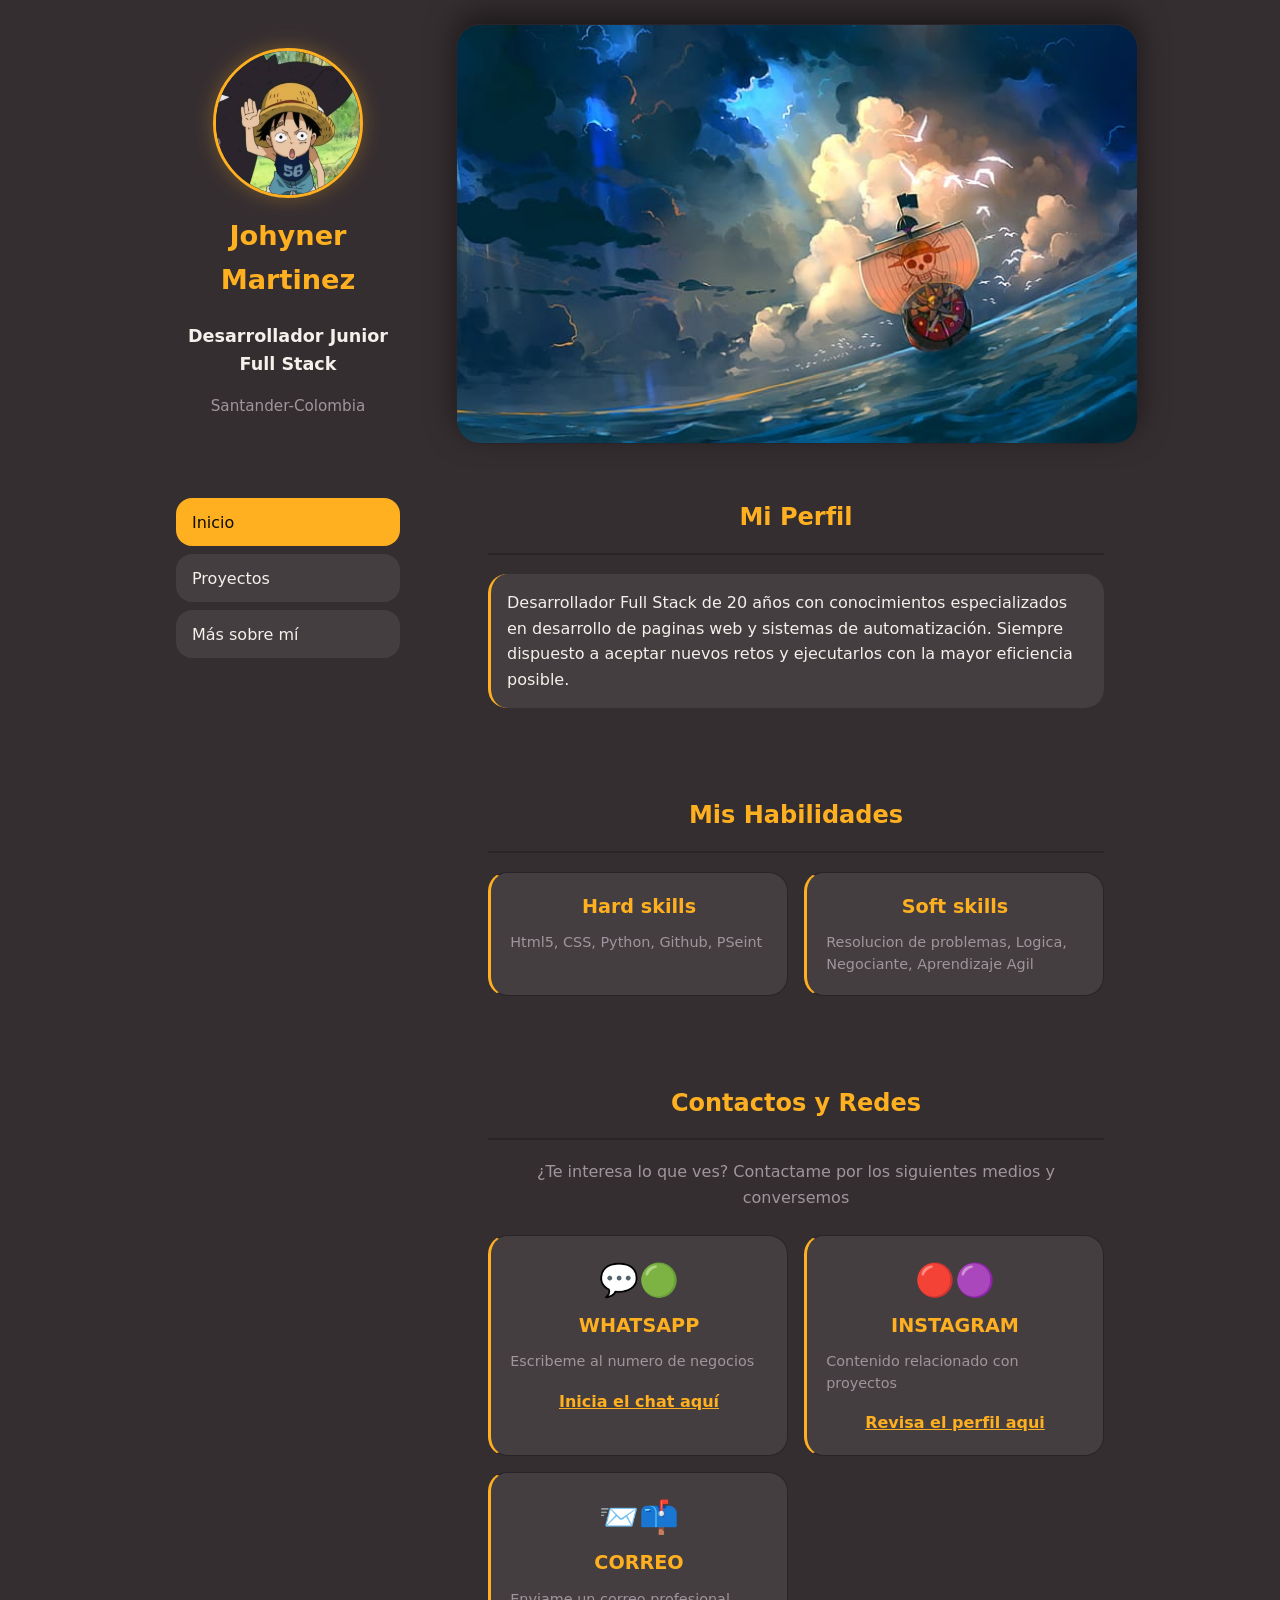
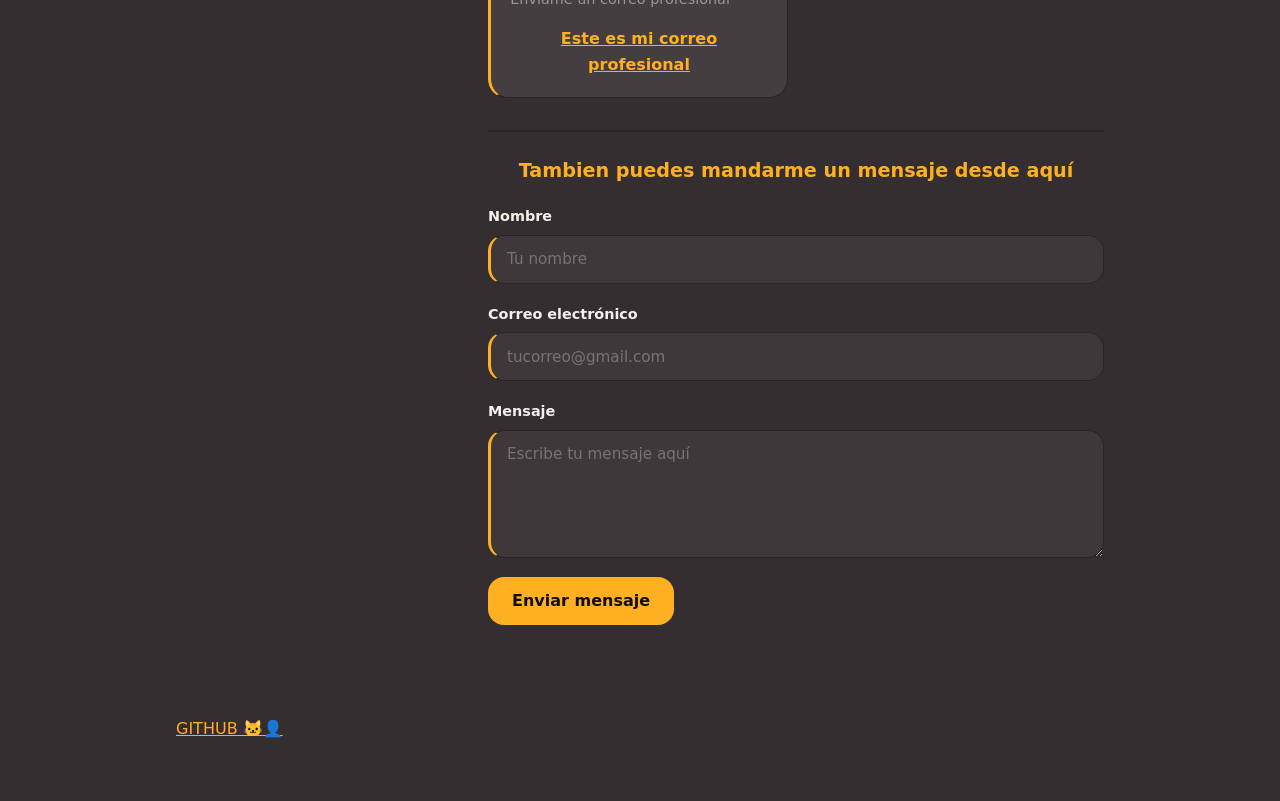
<file: index.html>
<!DOCTYPE html>
<html lang="es">
    <!-- R1 todas incluyen el meta viewport -->
<head>
    <meta charset="UTF-8">
    <meta name="viewport" content="width=device-width, initial-scale=1.0">
    <link rel="stylesheet" href="style.css">
    <title> Mi Hoja de vida Web </title>
</head>
<body>
    <!-- Encabezado de la pagina -->
    <div class="portafolio">
        <header class="encabezado"> 
            <img class="encabezado__foto" src="img/foto_perfil.jfif" alt="imagen de perfil" width="200" height="200">
            <h1 class="encabezado__titulo">Johyner Martinez </h1>
            <p class="encabezado__certificado"> Desarrollador Junior Full Stack </p>
            <p class="encabezado__pais">Santander-Colombia</p>
        </header>
        <img class="banner" src="img/banner.jpg" alt="banner principal" width="1200" height="200">
    <!-- R8 el requisito del menu que se debe ver igual en todas las paginas -->
        <nav class="menu" aria-label="Menu principal">
            <ul class="menu__lista">
                <li><a class="menu__enlace menu__enlace--activo" href="index.html">Inicio</a></li>
                <li><a class="menu__enlace" href="proyectos.html"> Proyectos </a> </li>
                <li><a class="menu__enlace" href="personalidad.html">Más sobre mí</a> </li>
            </ul>
        </nav>
    <!-- Contenedor principal del index -->
        <main class="principal">
            
            <section class="perfil" id="perfil">
                <h2 class="seccion__titulo"> Mi Perfil </h2>
                <div class="perfil__descripcion"> 
                    <p> Desarrollador Full Stack de 20 años con conocimientos especializados en desarrollo de paginas web y sistemas de automatización. Siempre dispuesto a aceptar nuevos retos y ejecutarlos con la mayor eficiencia posible.</p>
                </div>
            </section>
            <section class="skills" id="skills">
                <h2 class="seccion__titulo"> Mis Habilidades</h2>
                <div class="cajita-grid">
                    <article class="cajita-grid__tarjeta">
                            <h3 class="cajita-grid__titulo"> Hard skills </h3>
                            <p class="cajita-grid__descripcion"> Html5, CSS, Python, Github, PSeint </p>
                        </article>
                        <article class="cajita-grid__tarjeta">
                            <h3 class="cajita-grid__titulo"> Soft skills </h3>
                            <p class="cajita-grid__descripcion"> Resolucion de problemas, Logica, Negociante, Aprendizaje Agil</p>
                        </article>
                    </div>
                </section>
                <section class="contactame" id="contactame">
                    <h2 class="seccion__titulo"> Contactos y Redes </h2>
                    <p class="contactame__descripcion"> ¿Te interesa lo que ves? Contactame por los siguientes medios y conversemos </p>
                    <div class="cajita-grid contactame__redes">
                        <article class="cajita-grid__tarjeta">
                            <span class="cajita-grid__icono contactame__icono"> 💬🟢 </span>
                            <h3 class="cajita-grid__titulo"> WHATSAPP </h3>
                            <p class="cajita-grid__descripcion"> Escribeme al numero de negocios </p>
                            <p class="cajita-grid__enlaces contactame__accion"><a class="enlace" href="https://api.whatsapp.com/" target="_blank" rel="noopener">Inicia el chat aquí</a></p>
                        </article>
                        <article class="cajita-grid__tarjeta">
                            <span class="cajita-grid__icono contactame__icono"> 🔴🟣 </span>
                            <h3 class="cajita-grid__titulo"> INSTAGRAM </h3>
                            <p class="cajita-grid__descripcion"> Contenido relacionado con proyectos </p>
                            <p class="cajita-grid__enlaces contactame__accion"><a class="enlace" href="https://www.instagram.com/" target="_blank" rel="noopener">Revisa el perfil aqui</a></p>
                        </article><article class="cajita-grid__tarjeta">
                            <span class="cajita-grid__icono contactame__icono"> 📨📫 </span>
                            <h3 class="cajita-grid__titulo"> CORREO </h3>
                            <p class="cajita-grid__descripcion"> Enviame un correo profesional </p>
                            <p class="cajita-grid__enlaces contactame__accion"><a class="enlace" href="cornerofcalm@gmail.com" >Este es mi correo profesional</a></p>
                        </article>
                    </div>
                    <h3 class="contactame__subtitulo"> Tambien puedes mandarme un mensaje desde aquí </h3>
                    <form class="contactame__formulario" action="https://formspree.io/f/TU_ID_DE_FORMSPREE" method="post">
                        <div class="contactame__campo">
                            <label class="contactame__etiqueta" for="nombre">Nombre</label>
                            <input type="text" id="nombre" name="nombre" class="contactame__input" placeholder="Tu nombre" required>
                        </div>
                        <div class="contactame__campo">
                            <label class="contactame__etiqueta" for="correo">Correo electrónico</label>
                            <input type="email" id="correo" name="email" class="contactame__input" placeholder="tucorreo@gmail.com" required>
                        </div>
                        <div class="contactame__campo">
                            <label class="contactame__etiqueta" for="mensaje">Mensaje</label>
                            <textarea id="mensaje" name="mensaje" class="contactame__textarea" placeholder="Escribe tu mensaje aquí" rows="5" required></textarea>
                        </div>
                        <button type="submit" class="contactame__boton">Enviar mensaje</button></form>
            </section>
        </main>
        <footer class="pie"> 
            <p class="pie__texto"><a class="pie__enlace" href="https://github.com/johynerM" target="_blank"> GITHUB 🐱‍👤</a></p>
        </footer>
    </div>
</body>
</html>
</file>
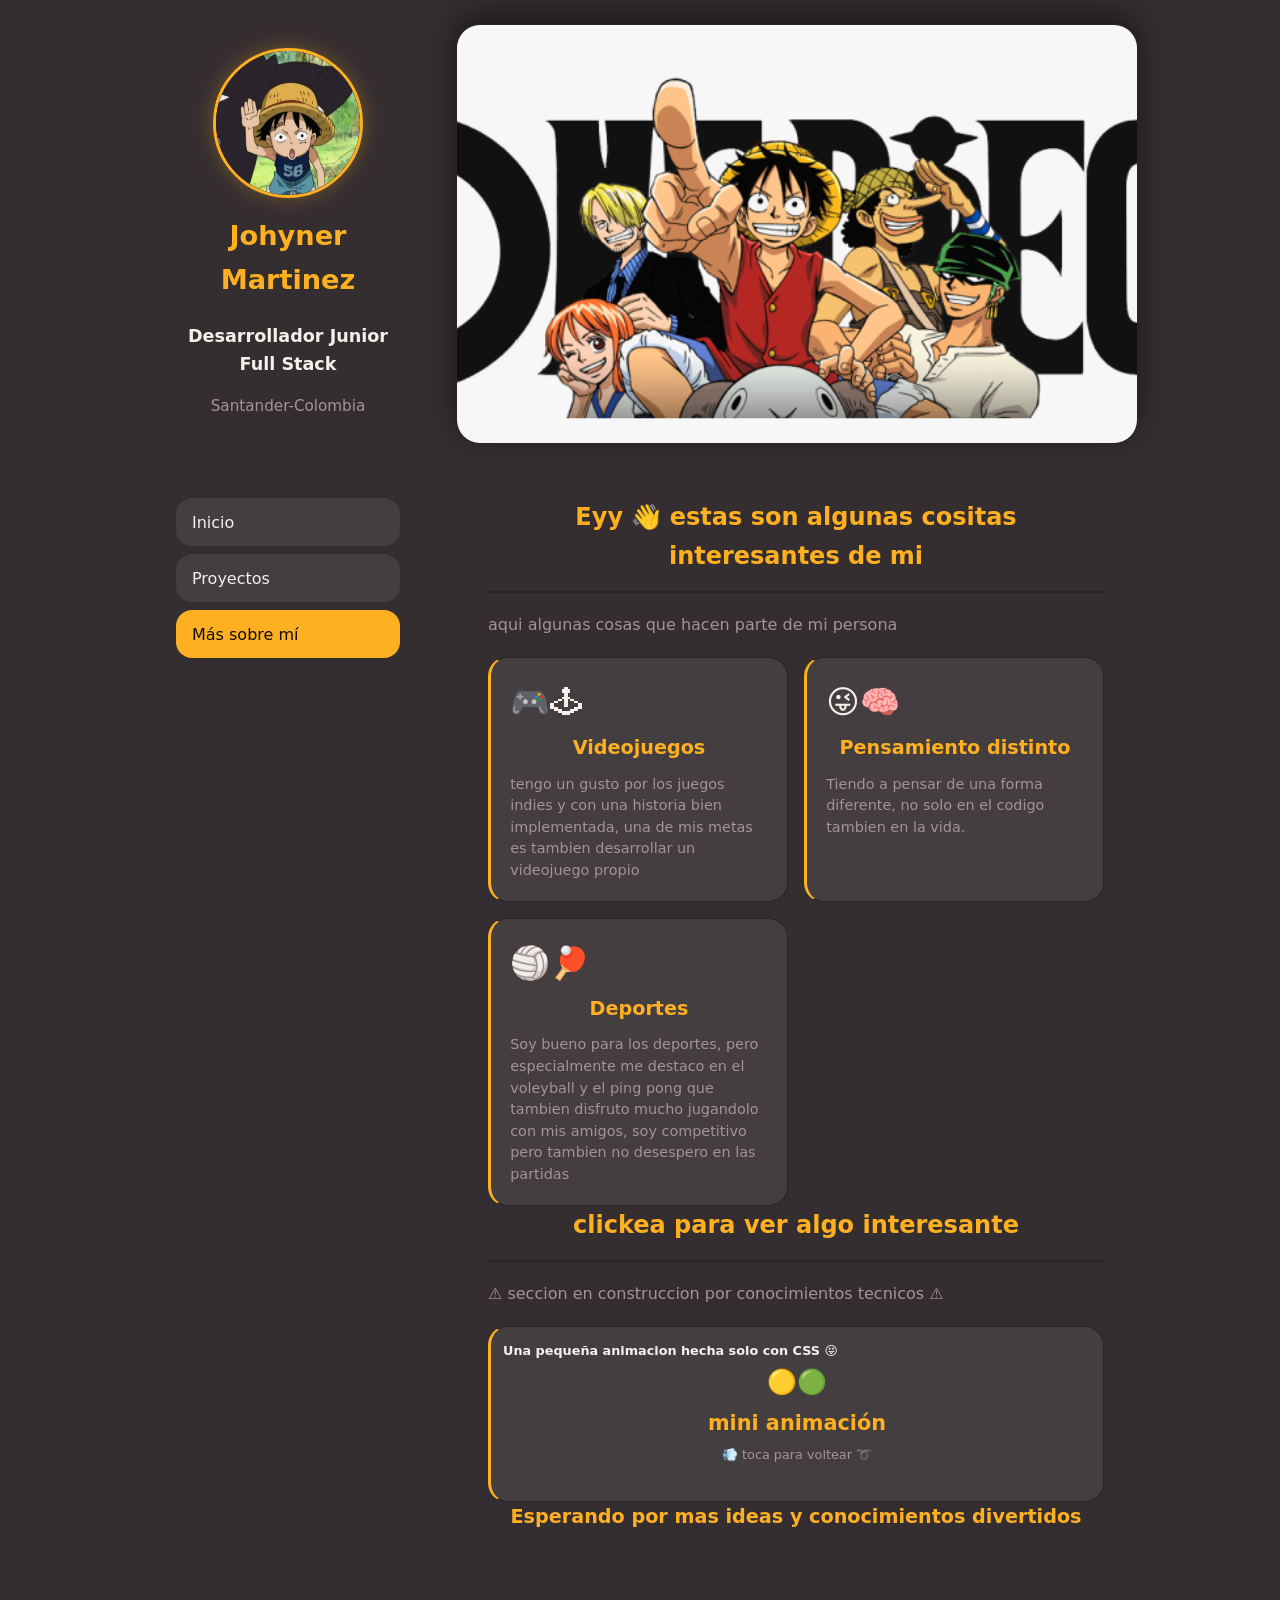
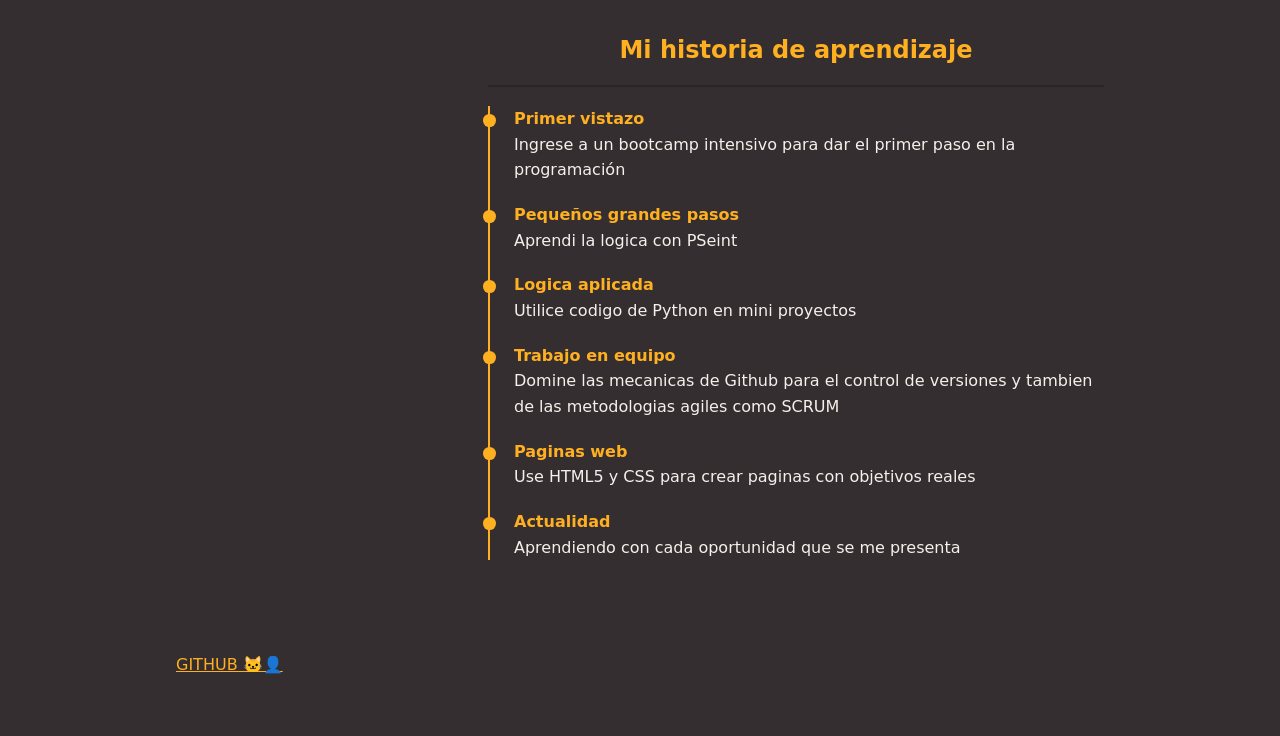
<file: personalidad.html>
<!DOCTYPE html>
<html lang="es">
<head>
    <meta charset="UTF-8">
    <meta name="viewport" content="width=device-width, initial-scale=1.0">
    <link rel="stylesheet" href="style.css">
    <title> Funfact Sobre mi </title>
</head>
<body>
    <!-- El menu que va en todas las paginas -->
     <div class="portafolio">
        <header class="encabezado"> 
            <img class="encabezado__foto" src="img/foto_perfil.jfif" alt="imagen de perfil" width="200" height="200">
            <h1 class="encabezado__titulo">Johyner Martinez </h1>
            <p class="encabezado__certificado"> Desarrollador Junior Full Stack </p>
            <p class="encabezado__pais">Santander-Colombia</p>
        </header>
        <img class="banner" src="img/banner_personal.png" alt="banner principal" width="1200" height="200">
        <nav class="menu" aria-label="Menu principal">
            <ul class="menu__lista">
                <li><a class="menu__enlace" href="index.html">Inicio</a></li>
                <li><a class="menu__enlace" href="proyectos.html"> Proyectos </a> </li>
                <li><a class="menu__enlace menu__enlace--activo" href="personalidad.html">Más sobre mí</a> </li>
            </ul>
        </nav>
        <main class="principal">
            
    <!-- Seccion de datos -->
            <section class="sobre-mi" id="sobre-mi">
                <h2 class="seccion__titulo"> Eyy <span class="saludo__emoji">👋 </span> estas son algunas cositas interesantes de mi </h2>
                <p class="texto"> aqui algunas cosas que hacen parte de mi persona </p>
                <div class="cajita-grid">
                    <article class="cajita-grid__tarjeta">
                        <span class="cajita-grid__icono">🎮🕹</span>
                        <h3 class="cajita-grid__titulo"> Videojuegos</h3>
                        <p class="cajita-grid__descripcion"> tengo un gusto por los juegos indies y con una historia bien implementada, una de mis metas es tambien desarrollar un videojuego propio </p>
                    </article>
                    <article class="cajita-grid__tarjeta">
                        <span class="cajita-grid__icono">😜🧠</span>
                        <h3 class="cajita-grid__titulo"> Pensamiento distinto</h3>
                        <p class="cajita-grid__descripcion"> Tiendo a pensar de una forma diferente, no solo en el codigo tambien en la vida. </p>
                    </article>
                    <article class="cajita-grid__tarjeta">
                        <span class="cajita-grid__icono">🏐🏓</span>
                        <h3 class="cajita-grid__titulo"> Deportes</h3>
                        <p class="cajita-grid__descripcion"> Soy bueno para los deportes, pero especialmente me destaco en el voleyball y el ping pong que tambien disfruto mucho jugandolo con mis amigos, soy competitivo pero tambien no desespero en las partidas </p>
                    </article>
                </div>
    <!-- Seccion de algunas funciones divertidas hechas con el css y el js proximamente -->
                    <section class="curiosidades" id="curiosidades">
                        <h2 class="seccion__titulo">clickea para ver algo interesante</h2>
                        <p class="texto"> ⚠ seccion en construccion por conocimientos tecnicos ⚠</p>
                        <div class="cajita-grid">
                            <div class="dato" tabindex="0">
                                <div class="dato__interior">
                                    <div class="dato__cara">
                                        <span class="dato__icono"> 🟡🟢 </span>
                                        <h3 class="dato__titulo"> mini animación </h3>
                                        <p class="dato__pista"> 💨 toca para voltear ➰ </p>
                                    </div>
                                    <p class="dato__texto"> Una pequeña animacion hecha solo con CSS 😝 </p>
                                </div>
                            </div>
                        </div>
                        <div class="cajita-grid">
                            <h2 class="cajita-grid__titulo"> Esperando por mas ideas y conocimientos divertidos</h2>                             
                        </div>
                    </section>
            </section>
    <!-- linea del tiempo de mi progreso personal en la programacion -->
            <section class="ruta" id="ruta">
                <h2 class="seccion__titulo"> Mi historia de aprendizaje </h2>
                <ol class="linea-tiempo">
                    <li class="linea-tiempo__item">
                        <span class="linea-tiempo__paso"> Primer vistazo </span>
                        Ingrese a un bootcamp intensivo para dar el primer paso en la programación
                    </li>
                    <li class="linea-tiempo__item">
                        <span class="linea-tiempo__paso"> Pequeños grandes pasos</span>
                        Aprendi la logica con PSeint 
                    </li>
                    <li class="linea-tiempo__item">
                        <span class="linea-tiempo__paso"> Logica aplicada</span>
                        Utilice codigo de Python en mini proyectos 
                    </li>
                    <li class="linea-tiempo__item">
                        <span class="linea-tiempo__paso"> Trabajo en equipo</span>
                        Domine las mecanicas de Github para el control de versiones y tambien de las metodologias agiles como SCRUM
                    </li>
                    <li class="linea-tiempo__item">
                        <span class="linea-tiempo__paso"> Paginas web </span>
                        Use HTML5 y CSS para crear paginas con objetivos reales
                    </li>
                    <li class="linea-tiempo__item">
                        <span class="linea-tiempo__paso"> Actualidad </span>
                        Aprendiendo con cada oportunidad que se me presenta
                    </li>
                </ol>
            </section>
        </main>
        <footer class="pie"> 
            <p class="pie__texto"><a class="pie__enlace" href="https://github.com/johynerM" target="_blank"> GITHUB 🐱‍👤</a></p>
        </footer>
    </div>
</body>
</html>
</file>
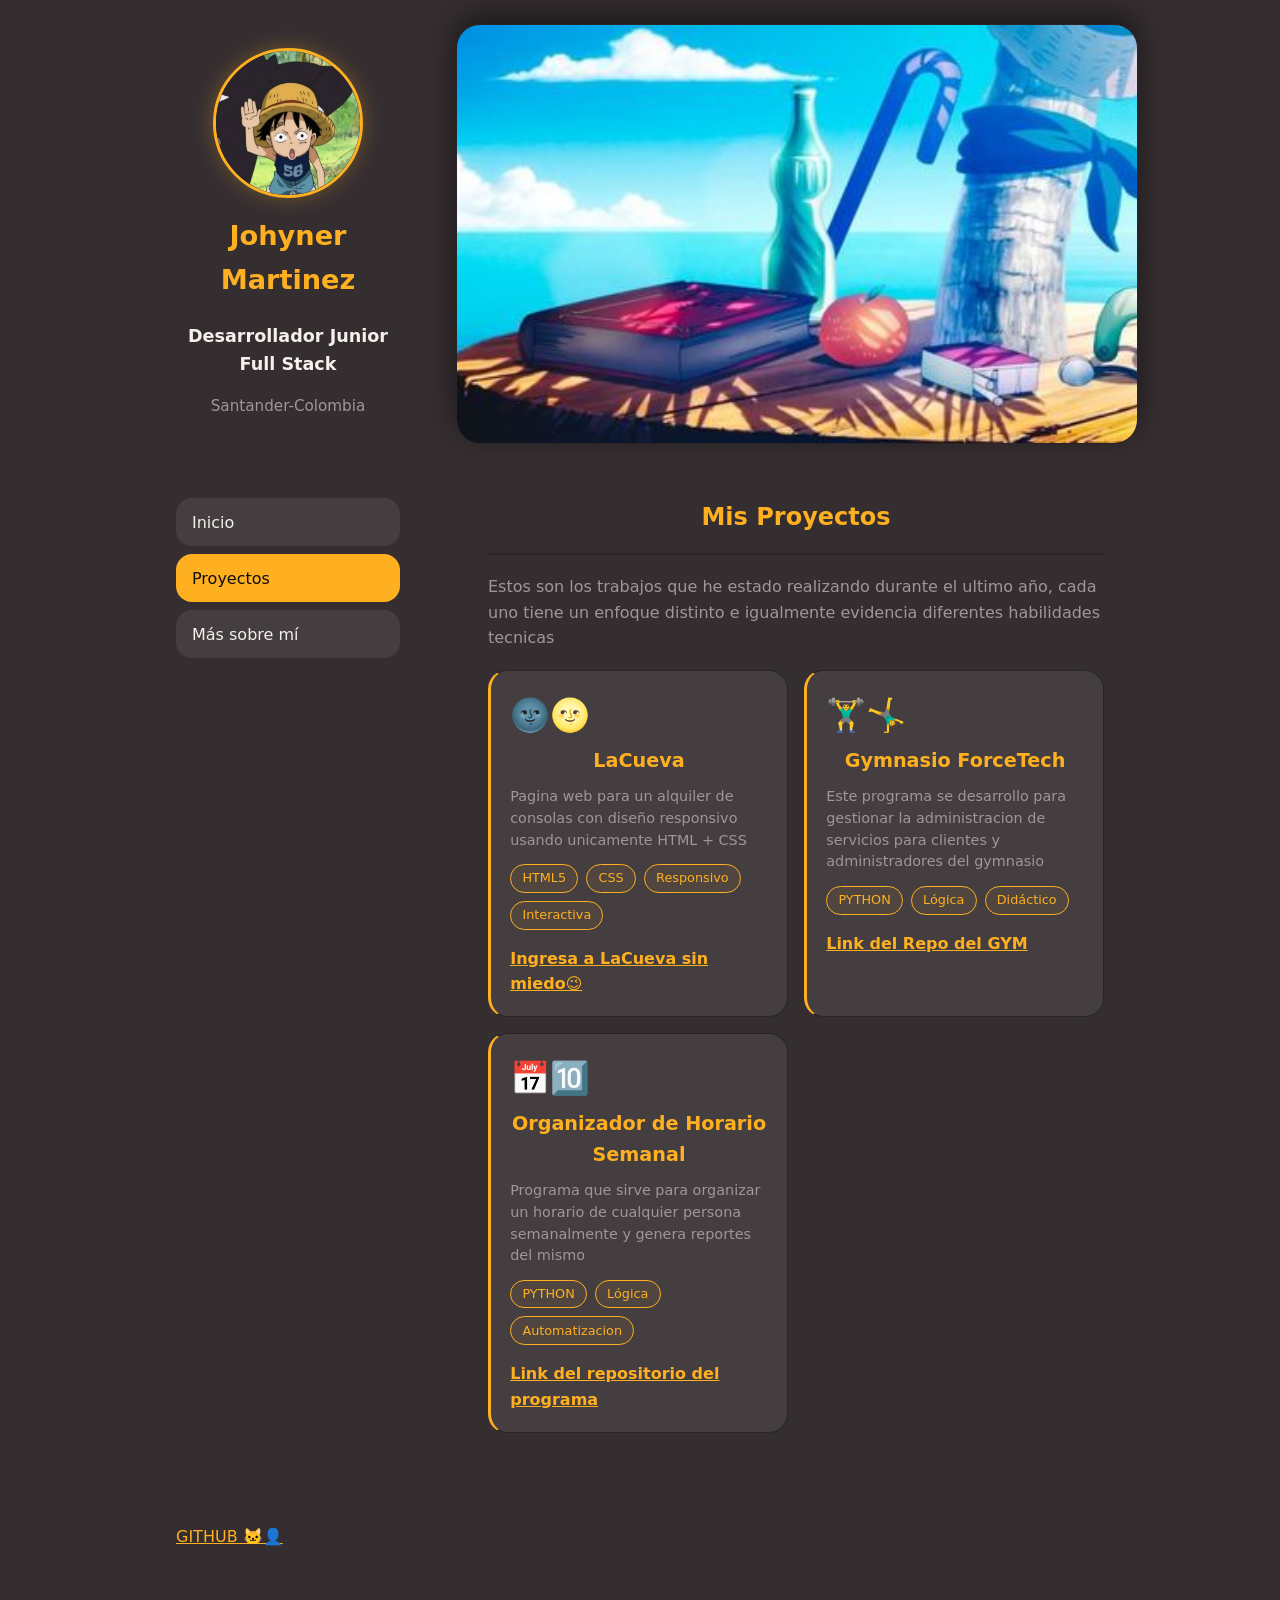
<file: proyectos.html>
<!DOCTYPE html>
<html lang="es">
<head>
    <meta charset="UTF-8">
    <meta name="viewport" content="width=device-width, initial-scale=1.0">
    <link rel="stylesheet" href="style.css">
    <title> Mis Proyecto </title>
</head>
<body>
    <!-- El menu que va en todas las paginas -->
     <div class="portafolio">
        <header class="encabezado"> 
    <!-- R9 uso de rutas relativas en todos los enlaces -->
            <img class="encabezado__foto" src="img/foto_perfil.jfif" alt="imagen de perfil" width="200" height="200">
            <h1 class="encabezado__titulo">Johyner Martinez </h1>
            <p class="encabezado__certificado"> Desarrollador Junior Full Stack </p>
            <p class="encabezado__pais">Santander-Colombia</p>
        </header>
        <img class="banner" src="img/banner_proyectos.jpg" alt="banner principal" width="1200" height="200">

        <nav class="menu" aria-label="Menu principal">
            <ul class="menu__lista">
                <li><a class="menu__enlace " href="index.html">Inicio</a></li>
                <li><a class="menu__enlace menu__enlace--activo" href="proyectos.html"> Proyectos </a> </li>
                <li><a class="menu__enlace" href="personalidad.html">Más sobre mí</a> </li>
            </ul>
        </nav>
        <main class="principal">
            <section class="proyectos" id="proyectos">
                <h2 class="seccion__titulo"> Mis Proyectos  </h2>
                <p class="texto"> Estos son los trabajos que he estado realizando durante el ultimo año, cada uno tiene un enfoque distinto e igualmente evidencia diferentes habilidades tecnicas </p>
                <div class="cajita-grid">
                    <article class="cajita-grid__tarjeta">
                        <span class="cajita-grid__icono">🌚🌝</span>
                        <h3 class="cajita-grid__titulo">LaCueva</h3>
                        <p class="cajita-grid__descripcion"> Pagina web para un alquiler de consolas con diseño responsivo usando unicamente HTML + CSS </p>
                        <ul class="etiquetas">
                            <li class="etiqueta"> HTML5 </li>
                            <li class="etiqueta"> CSS </li>
                            <li class="etiqueta"> Responsivo </li>
                            <li class="etiqueta"> Interactiva </li>
                        </ul>
                        <p class="cajita-grid__enlaces"> <a class="enlace" href="https://johynerm.github.io/" target="_blank">Ingresa a LaCueva sin miedo😉</a> </p>
                    </article>
    <!-- Gymnasio -->
                    <article class="cajita-grid__tarjeta">
                        <span class="cajita-grid__icono">🏋️‍♂️🤸‍♂️</span>
                        <h3 class="cajita-grid__titulo"> Gymnasio ForceTech </h3>
                        <p class="cajita-grid__descripcion"> Este programa se desarrollo para gestionar la administracion de servicios para clientes y administradores del gymnasio</p>
                        <ul class="etiquetas">
                            <li class="etiqueta"> PYTHON </li>
                            <li class="etiqueta"> Lógica </li>
                            <li class="etiqueta"> Didáctico </li>
                        </ul>
                        <p class="cajita-grid__enlaces"> <a class="enlace" href="https://github.com/johynerM/Proyecto_SCRUM_MartinezJohynerRojasSantiagoOrtisCamiloReyesMariana.git" target="_blank">Link del Repo del GYM</a> </p>
                    </article>
    <!-- Horario -->
                    <article class="cajita-grid__tarjeta">
                        <span class="cajita-grid__icono">📅🔟</span>
                        <h3 class="cajita-grid__titulo"> Organizador de Horario Semanal </h3>
                        <p class="cajita-grid__descripcion"> Programa que sirve para organizar un horario de cualquier persona semanalmente y genera reportes del mismo</p>
                        <ul class="etiquetas">
                            <li class="etiqueta"> PYTHON </li>
                            <li class="etiqueta"> Lógica </li>
                            <li class="etiqueta"> Automatizacion </li>
                        </ul>
                        <p class="cajita-grid__enlaces"> <a class="enlace" href="https://github.com/johynerM/Proyecto_Python_MartinezJohyner.git" target="_blank">Link del repositorio del programa</a> </p>
                    </article>
                </div>
            </section>
        </main>
    <!-- R10 se usa el _blank para salir a otras paginas como github -->
        <footer class="pie"> 
            <p class="pie__texto"><a class="pie__enlace" href="https://github.com/johynerM" target="_blank"> GITHUB 🐱‍👤</a></p>
        </footer>
        </div>
    </body>
</html>
</file>
<file: style.css>
:root{
    --bg-color: #352e31;            /* Fondo oscuro cálido */
    --tarjeta-bg: #151815;             /* Fondo de tarjetas */
    --borde-tarjeta: #2a2428;         /* Borde sutil */
    --accent-gold: #ffb020;
    --orito: #e9b048;         /* Ámbar / Oro cálido */
    --text-primary: #f5f0eb;        /* Color del texto principal */
    --text-secondary: #a0959d;      /* Color del texto secundario */
    --font-main: system-ui, -apple-system, sans-serif;
}
/* R2 Pagina diseñada con la idea de MobileFirst*/
body{
    background-color: var(--bg-color);
    color: var(--text-primary);
    font-family: var(--font-main);
    line-height: 1.6;
    padding: 1rem;
    margin: 0;
}

/* R7 la imagen no se desbordara con esto */
img {
    max-width: 100%;
    height: auto;
}
.encabezado{
    display: flex;
    flex-direction: column;
    align-items: center;
    gap: 1rem;
    text-align: center;
}
.encabezado__foto{
    width: 8rem;
    height: 8rem;
    border-radius: 50%;
    object-fit: cover;
    border: 3px solid var(--accent-gold);
    box-shadow: 0 0 20px rgba(255, 176, 32, 0.3);
}
.banner{
    display: block;
    width: 100%;
    height: 10rem;
    object-fit: cover;
    border-radius: 1.5rem;
    border: 1px solid var(--borde-tarjeta);
    box-shadow: 0 -10px 30px rgba(0,0,0,0.5);
}
/* R4 y R6 uso de grid templates con unidades relativas*/
.portafolio {
    max-width: 62rem;
    margin: 0 auto;
    display: grid;
    gap: 1.5rem;
    grid-template-columns: 1fr;
    grid-template-areas:
        "encabezado"
        "banner"
        "menu"
        "principal"
        "pie";
}
.encabezado { grid-area: encabezado; }
.banner    {grid-area: banner;}
.menu      { grid-area: menu; }
.principal { grid-area: principal; }
.pie       { grid-area: pie; }

.principal {
    display: flex;
    flex-direction: column;
    gap: 1.5rem;
}
/* Todos los detalles del encabezado */
.encabezado__titulo {
    font-size: 2rem;
    margin: 0;
    color: var(--accent-gold);
}
.encabezado__certificado {
    font-size: 1.1rem;
    font-weight: bold;
    margin: 0.3rem 0 0;
}
.encabezado__pais {
    color: var(--text-secondary);
    font-size: 0.95rem;
    margin: 0;
}

/* Estilizacion del R8  (el menu)*/

.menu__lista {
    list-style: none;
    margin: 0;
    padding: 0;
    display: flex;
    flex-direction: column;
    gap: 0.5rem;
}

.menu__enlace {
    display: block;
    padding: 0.7rem 1rem;
    border-radius: 1rem;
    color: var(--text-primary);
    text-decoration: none;
    background-color: rgba(255, 255, 255, 0.08);
    transition: background-color 0.2s ease, color 0.2s ease;
}

.menu__enlace:hover,
.menu__enlace:focus-visible,
.menu__enlace--activo {
    background-color: var(--accent-gold);
    color: #0f0d0e;
    outline: none;
}

/* Estilizacion de mi Perfil */

.seccion__titulo {
    color: var(--accent-gold);
    font-size: 1.5rem;
    margin: 0 0 1.2rem;
    padding-bottom: 1rem;
    border-bottom: 2px solid var(--borde-tarjeta);
    text-align: center;
}

.perfil__descripcion {
    background-color: rgba(255, 255, 255, 0.08);
    padding: 1rem;
    border-radius: 1.2rem;
    border-left: 3px solid var(--accent-gold);
}

.perfil__descripcion p {
    margin: 0;
}

/* R5 La vista de las tarjetas automatica*/
.cajita-grid {
    display: grid;
    grid-template-columns: repeat(auto-fit, minmax(min(100%, 15rem), 1fr));
    gap: 1rem;
}
.cajita-grid__tarjeta {
    background-color: rgba(255, 255, 255, 0.08);
    border: 1px solid var(--borde-tarjeta);
    border-radius: 1.2rem;
    padding: 1.2rem;
    border-left: 3px solid var(--accent-gold);
    transition: transform 0.3s ease, opacity 0.3s ease, border-color 0.3s ease, box-shadow 0.3s ease, filter 0.3s ease;
}
.cajita-grid__titulo {
    color: var(--accent-gold);
    font-size: 1.2rem;
    margin: 0 0 0.6rem;
    text-align: center;
}
.cajita-grid__descripcion {
    color: var(--text-secondary);
    font-size: 0.9rem;
    line-height: 1.5;
    margin: 0;
}

/* Estilizacion de contactame en el index */

.contactame__descripcion{
    color: var(--text-secondary);
    margin: 0 0 1.5rem;
    text-align: center;
}

.contactame__redes{
    margin-bottom: 2rem;
}
.contactame__icono{
    text-align: center;
    font-size: 2.5rem;
}
.contactame__accion{
    text-align: center;
}
.contactame__subtitulo{
    margin: 0 0 1.2rem;
    padding-top: 1.5rem;
    border-top: 2px solid var(--borde-tarjeta);
    color: var(--accent-gold);
    font-size: 1.2rem;
    text-align: center;
}
/* Formulario de envio de mensaje */
.contactame__formulario{
    display: flex;
    flex-direction: column;
    gap: 1.2rem;
}
.contactame__campo{
    display: flex;
    flex-direction: column;
    gap: 0.4rem;
}
.contactame__etiqueta {
    font-size: 0.9rem;
    font-weight: bold;
    color: var(--text-primary);
}
.contactame__input,
.contactame__textarea {
    width: 100%;
    box-sizing: border-box;
    background-color: rgba(255, 255, 255, 0.05);
    border: 1px solid var(--borde-tarjeta);
    border-left: 3px solid var(--accent-gold);
    border-radius: 1rem;
    padding: 0.9rem 1rem;
    color: var(--text-primary);
    font-family: inherit;
    font-size: 0.95rem;
    transition: border-color 0.3s ease, box-shadow 0.3s ease;
}
.contactame__textarea {
    resize: vertical;
    min-height: 8rem;
}
.contactame__input:focus,
.contactame__textarea:focus {
    outline: none;
    border-color: var(--accent-gold);
    box-shadow: 0 0 10px rgba(255, 176, 32, 0.25);
}
.contactame__boton {
    width: 100%;
    background-color: var(--accent-gold);
    color: #0f0d0e;
    font-family: inherit;
    font-weight: bold;
    font-size: 1rem;
    padding: 0.9rem 1.5rem;
    border: none;
    border-radius: 1rem;
    cursor: pointer;
    transition: transform 0.2s ease, box-shadow 0.2s ease;
}
.contactame__boton:hover,
.contactame__boton:focus-visible {
    transform: translateY(-2px);
    box-shadow: 0 6px 16px rgba(255, 176, 32, 0.3);
    outline: none;
}

/* Pie de pagina */
.pie__texto {
    margin: 0.2rem 0;
}
 
.pie__enlace {
    color: var(--accent-gold);
}
 
.pie__enlace:focus-visible {
    outline: 2px solid var(--accent-gold);
    outline-offset: 3px;
}

/* introduccion de las secciones */

.texto {
    color: var(--text-secondary);
    margin: 0 0 1.2rem;
}

/* Emojis, etiquetas, enlaces de las tarjetitas */

.cajita-grid__icono {
    display: block;
    font-size: 2rem;
    margin-bottom: 0.3rem;
}
 
.etiquetas {
    list-style: none;
    display: flex;
    flex-wrap: wrap;
    gap: 0.5rem;
    margin: 0.8rem 0 0;
    padding: 0;
}
 
.etiqueta {
    font-size: 0.8rem;
    padding: 0.2rem 0.7rem;
    border-radius: 1rem;
    border: 1px solid var(--accent-gold);
    background-color: rgba(163, 126, 55, 0.12);
    color: var(--accent-gold);
}
 
.cajita-grid__enlaces {
    margin: 1rem 0 0;
}
 
.enlace {
    color: var(--accent-gold);
    font-weight: bold;
}
 
.enlace:focus-visible {
    outline: 2px solid var(--accent-gold);
    outline-offset: 3px;
}

/* animacion del saludo en la pagina personalidad*/

.saludo__emoji {
    display: inline-block;
    transform-origin: 70% 70%;
    animation: saludar 2.5s ease-in-out infinite;
}

@keyframes saludar {
    0%, 60%, 100% { transform: rotate(0deg); }
    10%, 30%      { transform: rotate(14deg); }
    20%           { transform: rotate(-8deg); }
    40%           { transform: rotate(-4deg); }
    50%           { transform: rotate(10deg); }
}

/* Aparicion progresiva de las secciones */
.principal > section {
    animation: aparecer 0.6s ease both;
}
 
@keyframes aparecer {
    from { opacity: 0; transform: translateY(1rem); }
    to   { opacity: 1; transform: translateY(0); }
}
 
/* tarjetas curiosas */

.dato {
    perspective: 1000px;
    height: 11rem;
    cursor: pointer;
    border-radius: 1.2rem;
}
 
.dato:focus-visible {
    outline: 2px solid var(--accent-gold);
    outline-offset: 4px;
}
 
.dato__interior {
    position: relative;
    width: 100%;
    height: 100%;
    transition: transform 0.6s ease;
    transform-style: preserve-3d;
}
 
.dato:hover .dato__interior,
.dato:focus .dato__interior {
    transform: rotateY(360deg);
}
 
.dato__cara,
.dato__reverso {
    position: absolute;
    inset: 0;
    display: flex;
    flex-direction: column;
    justify-content: center;
    align-items: center;
    text-align: center;
    padding: 1rem;
    border-radius: 1.2rem;
    border: 1px solid var(--borde-tarjeta);
    -webkit-backface-visibility: hidden;
    backface-visibility: hidden;
    border-left: 3px solid var(--accent-gold);
}
 
.dato__cara {
    background-color: rgba(255, 255, 255, 0.08);
}
 
.dato__reverso {
    background-color: var(--accent-gold);
    color: #0f0d0e;
    transform: rotateY(180deg);
}
 
.dato__icono {
    justify-content: right;
    font-size: 1.5rem;
}
 
.dato__titulo {
    margin: 0.3rem 0 0;
    color: var(--accent-gold);
    font-size: 1.3rem;
}
 
.dato__pista {
    margin: 0.3rem 0 0;
    color: var(--text-secondary);
    font-size: 0.8rem;
}
 
.dato__texto {
    margin: 0px;
    padding: 15px;
    font-size: 0.8rem;
    font-weight: bold;
}

/* Linea de tiempo */

.linea-tiempo {
    list-style: none;
    margin: 0;
    padding: 0 0 0 1.5rem;
    border-left: 2px solid var(--accent-gold);
    display: flex;
    flex-direction: column;
    gap: 1.2rem;
}
 
.linea-tiempo__item {
    position: relative;
}
 
.linea-tiempo__item::before {
    content: "";
    position: absolute;
    left: -1.95rem;
    top: 0.5rem;
    width: 0.8rem;
    height: 0.8rem;
    border-radius: 50%;
    background-color: var(--accent-gold);
}
 
.linea-tiempo__paso {
    display: block;
    color: var(--accent-gold);
    font-weight: bold;
}
 
/* Media Queries R3 2 breakpoints uno para tablets y otro para PCs */

@media (min-width: 600px) {
    body {
        padding: 1.5rem;
    }
 
    .encabezado,
    .menu,
    .principal > section,
    .pie {
        padding: 2rem;
    }
 
    .encabezado__titulo {
        font-size: 2.6rem;
    }
 
    .menu__lista {
        flex-direction: row;
        flex-wrap: wrap;
    }
 
    .pie {
        display: flex;
        justify-content: space-between;
        gap: 1rem;
    }
 
    .contactame__boton {
        width: auto;
        align-self: flex-start;
    }
 
    .encabezado {
        flex-direction: column;
        gap: 2rem;
        text-align: left;
    }
 
    .encabezado__foto {
        width: 10rem;
        height: 10rem;
    }
 
    .banner {
        height: 12rem;
    }
}
 
@media (min-width: 1024px) {
    .portafolio {
        grid-template-columns: 18rem 1fr;
        grid-template-areas:
            "encabezado banner"
            "menu     principal"
            "pie      pie";
        align-items: start;
    }
 
    .menu {
        position: sticky;
        top: 1.5rem;
    }
 
    .menu__lista {
        flex-direction: column;
    }
 
    /* La fila de arriba: encabezado y banner con la misma altura */
    .encabezado,
    .banner {
        align-self: stretch;
    }
 
    .encabezado {
        flex-direction: column;
        justify-content: center;
        gap: 1rem;
        padding: 1.5rem;
        text-align: center;
    }
 
    .encabezado__foto {
        width: 9rem;
        height: 9rem;
    }
 
    .encabezado__titulo {
        font-size: 1.7rem;
    }
 
    .banner {
        height: 100%;
        min-height: 15rem;
    }
}
</file>
